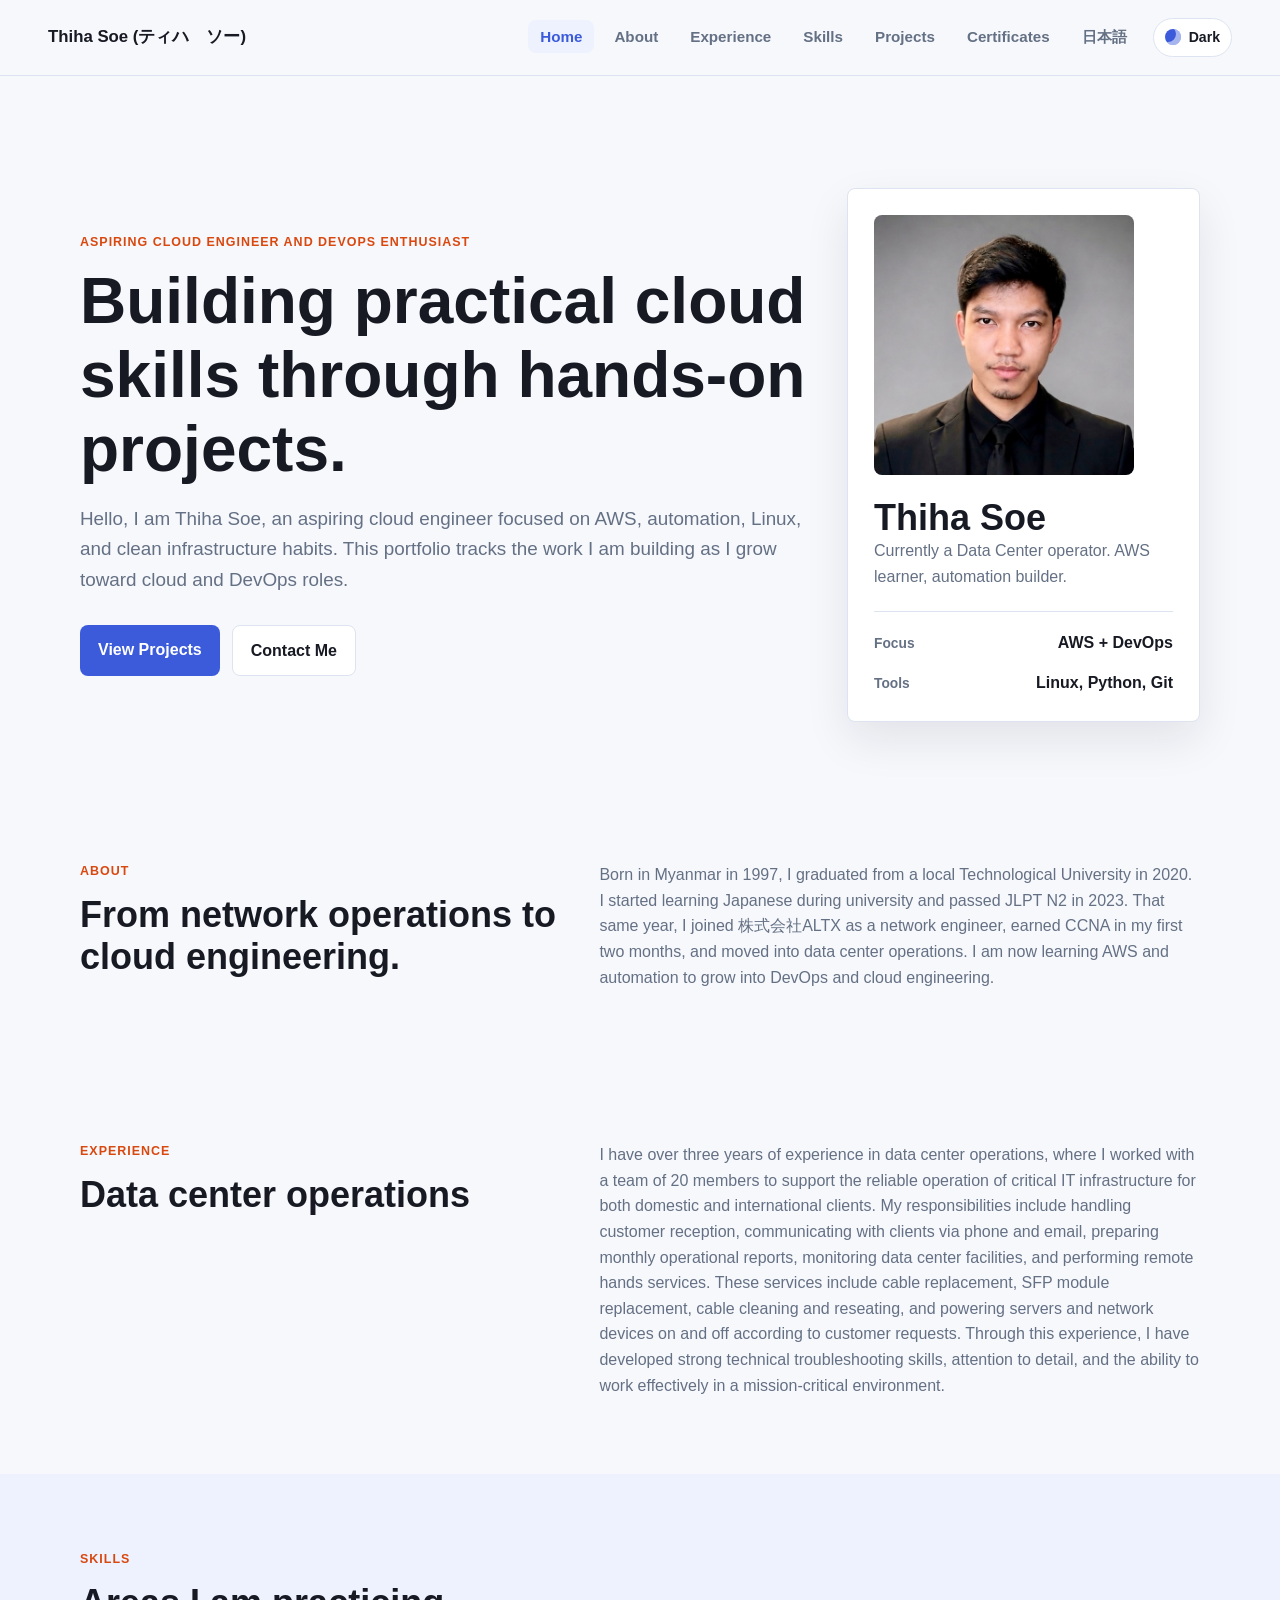
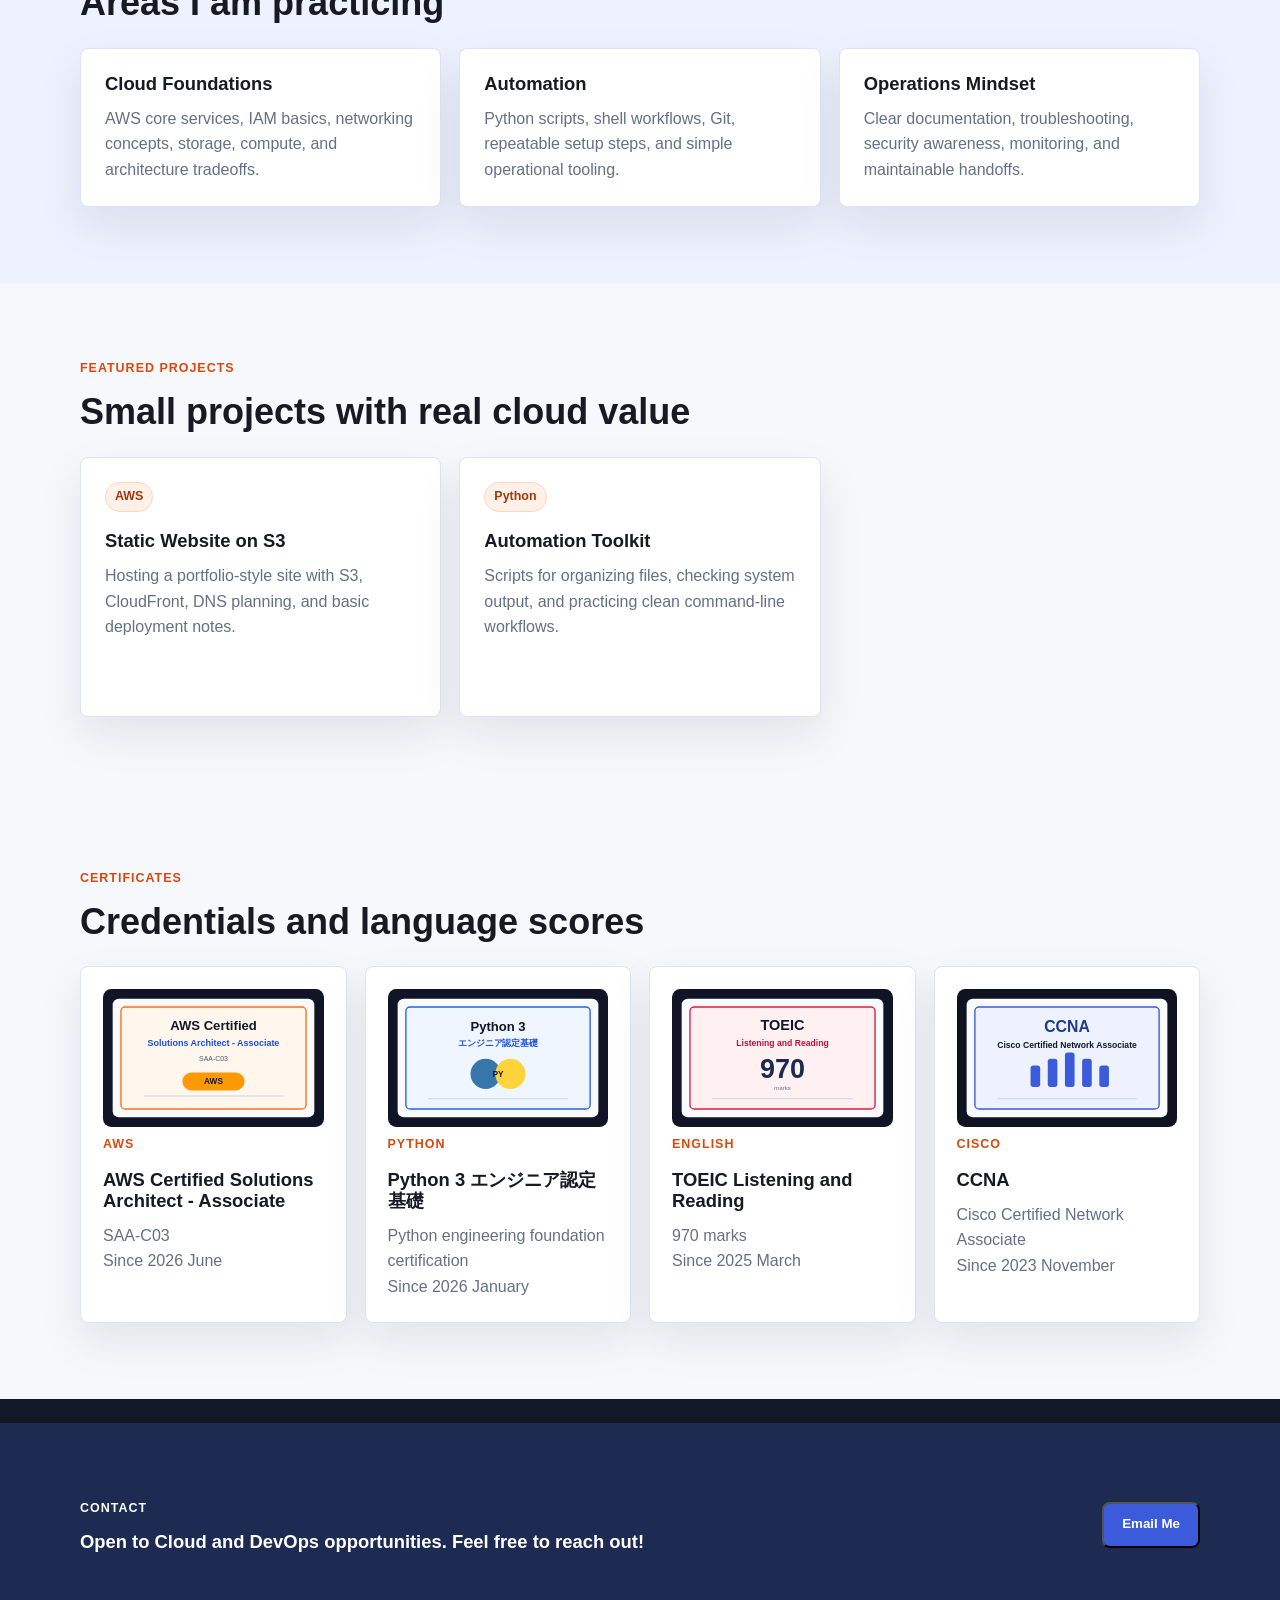
<file: index.html>
<!DOCTYPE html>
<html lang="en">
<head>
    <meta charset="UTF-8">
    <meta name="viewport" content="width=device-width, initial-scale=1.0">
    <meta name="description" content="Portfolio of Thiha Soe, an aspiring cloud engineer focused on AWS, automation, and reliable infrastructure.">
    <title>Thiha Soe | Cloud Engineer Portfolio</title>
    <link rel="stylesheet" href="assets/css/style.css">
</head>
<body>
    <nav class="site-nav" aria-label="Main navigation">
        <a class="brand" href="#home">Thiha Soe (ティハ　ソー)</a>
        <div class="nav-actions">
            <ul>
                <li><a href="#home" aria-current="page">Home</a></li>
                <li><a href="#about">About</a></li>
                <li><a href="#experience">Experience</a></li>
                <li><a href="#skills">Skills</a></li>
                <li><a href="#projects">Projects</a></li>
                <li><a href="#certificates">Certificates</a></li>
                <li><a href="pages/japanese.html">日本語</a></li>
            </ul>
            <button class="theme-toggle" type="button" aria-label="Switch to dark mode" aria-pressed="false">
                <span class="theme-toggle-icon" aria-hidden="true"></span>
                <span class="theme-toggle-text">Dark</span>
            </button>
        </div>
    </nav>

    <header class="hero" id="home">
        <div class="container hero-grid">
            <div class="hero-copy">
                <p class="eyebrow">Aspiring Cloud Engineer and DEVOPS Enthusiast</p>
                <h1>Building practical cloud skills through hands-on projects.</h1>
                <p class="lead">
                    Hello, I am Thiha Soe, an aspiring cloud engineer focused on AWS, automation, Linux, and clean infrastructure habits. This portfolio tracks the work I am building as I grow toward cloud and DevOps roles.
                </p>
                <div class="hero-actions">
                    <a href="#projects" class="button primary">View Projects</a>
                    <a href="#contact" class="button secondary">Contact Me</a>
                </div>
            </div>
            <div class="profile-panel" aria-label="Portfolio summary">
                <div class="avatar" aria-hidden="true"><img class="certificate-media" src="assets/images/Thiha_Soe.jpeg" alt="Thiha Soe"></div>
                <div>
                    <h2>Thiha Soe</h2>
                    <p>Currently a Data Center operator.
                        AWS learner, automation builder.</p>
                </div>
                <dl class="quick-facts">
                    <div>
                        <dt>Focus</dt>
                        <dd>AWS + DevOps</dd>
                    </div>
                    <div>
                        <dt>Tools</dt>
                        <dd>Linux, Python, Git</dd>
                    </div>
                </dl>
            </div>
        </div>
    </header>

    <main>
        <section class="section" id="about">
            <div class="container split">
                <div>
                    <p class="eyebrow">About</p>
                    <h2>From network operations to cloud engineering.</h2>
                </div>
                <p>
                    Born in Myanmar in 1997, I graduated from a local Technological University in 2020. I started learning Japanese during university and passed JLPT N2 in 2023. That same year, I joined 株式会社ALTX as a network engineer, earned CCNA in my first two months, and moved into data center operations. I am now learning AWS and automation to grow into DevOps and cloud engineering.
                </p>
            </div>
        </section>

        <section class="section" id="experience">
            <div class="container split">
                <div>
                    <p class="eyebrow">Experience</p>
                    <h2>Data center operations</h2>
                </div>
                <p>
                    I have over three years of experience in data center operations, where I worked with a team of 20 members to support the reliable operation of critical IT infrastructure for both domestic and international clients. My responsibilities include handling customer reception, communicating with clients via phone and email, preparing monthly operational reports, monitoring data center facilities, and performing remote hands services. These services include cable replacement, SFP module replacement, cable cleaning and reseating, and powering servers and network devices on and off according to customer requests. Through this experience, I have developed strong technical troubleshooting skills, attention to detail, and the ability to work effectively in a mission-critical environment.
                </p>
            </div>
        </section>

        <section class="section tinted" id="skills">
            <div class="container">
                <div class="section-heading">
                    <p class="eyebrow">Skills</p>
                    <h2>Areas I am practicing</h2>
                </div>
                <div class="grid three-up">
                    <article class="card">
                        <h3>Cloud Foundations</h3>
                        <p>AWS core services, IAM basics, networking concepts, storage, compute, and architecture tradeoffs.</p>
                    </article>
                    <article class="card">
                        <h3>Automation</h3>
                        <p>Python scripts, shell workflows, Git, repeatable setup steps, and simple operational tooling.</p>
                    </article>
                    <article class="card">
                        <h3>Operations Mindset</h3>
                        <p>Clear documentation, troubleshooting, security awareness, monitoring, and maintainable handoffs.</p>
                    </article>
                </div>
            </div>
        </section>

        <section class="section" id="projects">
            <div class="container">
                <div class="section-heading row-heading">
                    <div>
                        <p class="eyebrow">Featured Projects</p>
                        <h2>Small projects with real cloud value</h2>
                    </div>
                </div>
                <div class="grid three-up">
                    <article class="card project-card">
                        <span class="tag">AWS</span>
                        <h3>Static Website on S3</h3>
                        <p>Hosting a portfolio-style site with S3, CloudFront, DNS planning, and basic deployment notes.</p>
                    </article>
                    <article class="card project-card">
                        <span class="tag">Python</span>
                        <h3>Automation Toolkit</h3>
                        <p>Scripts for organizing files, checking system output, and practicing clean command-line workflows.</p>
                    </article>
                </div>
            </div>
        </section>

        <section class="section certificates-section" id="certificates">
            <div class="container">
                <div class="section-heading">
                    <p class="eyebrow">Certificates</p>
                    <h2>Credentials and language scores</h2>
                </div>
                <div class="grid four-up">
                    <article class="certificate-card">
                        <img class="certificate-media" src="assets/img/certificates/aws-saa-c03.svg" alt="AWS Certified Solutions Architect Associate certificate preview">
                        <span class="badge">AWS</span>
                        <h3>AWS Certified Solutions Architect - Associate</h3>
                        <p>SAA-C03</p>
                        <p>Since 2026 June</p>
                    </article>
                    <article class="certificate-card">
                        <img class="certificate-media" src="assets/img/certificates/python-foundation.svg" alt="Python 3 engineer foundation certificate preview">
                        <span class="badge">Python</span>
                        <h3>Python 3 エンジニア認定基礎</h3>
                        <p>Python engineering foundation certification</p>
                        <p>Since 2026 January</p>
                    </article>
                    <article class="certificate-card">
                        <img class="certificate-media" src="assets/img/certificates/toeic-970.svg" alt="TOEIC Listening and Reading score certificate preview">
                        <span class="badge">English</span>
                        <h3>TOEIC Listening and Reading</h3>
                        <p>970 marks</p>
                        <p>Since 2025 March</p>
                    </article>
                    </article>
                    <article class="certificate-card">
                        <img class="certificate-media" src="assets/img/certificates/ccna.svg" alt="CCNA certificate preview">
                        <span class="badge">Cisco</span>
                        <h3>CCNA</h3>
                        <p>Cisco Certified Network Associate</p>
                        <p>Since 2023 November</p>
                    </article>
                </div>
            </div>
        </section>
    </main>
        
    <footer>
        <section class="section contact-band" id="contact">
            <div class="container contact-content">
                <div>
                    <p class="eyebrow">Contact</p>
                    <h3>Open to Cloud and DevOps opportunities. Feel free to reach out!</h3>
                </div>

                <button id="contact-toggle" class="button primary" type="button">Email Me</button>

                <div id="contact-modal" class="contact-modal" hidden>
                    <form id="contact-form" class="contact-form">
                        <input type="text" id="name" name="name" placeholder="Your Name" required>
                        <input type="email" id="email" name="email" placeholder="Your Email" required>
                        <input type="text" id="subject" name="subject" placeholder="Subject" required>
                        <textarea id="message" name="message" rows="6" placeholder="Your Message" required></textarea>
                        <div class="contact-actions">
                            <button id="submit-button" type="submit" class="button primary">Send Message</button>
                            <button type="button" id="contact-close" class="button secondary">Cancel</button>
                        </div>
                        <p id="status-message"></p>
                    </form>
                </div>
            </div>
        </section>
    </footer>
    <script src="assets/js/script.js"></script>
</body>
</html>
</file>
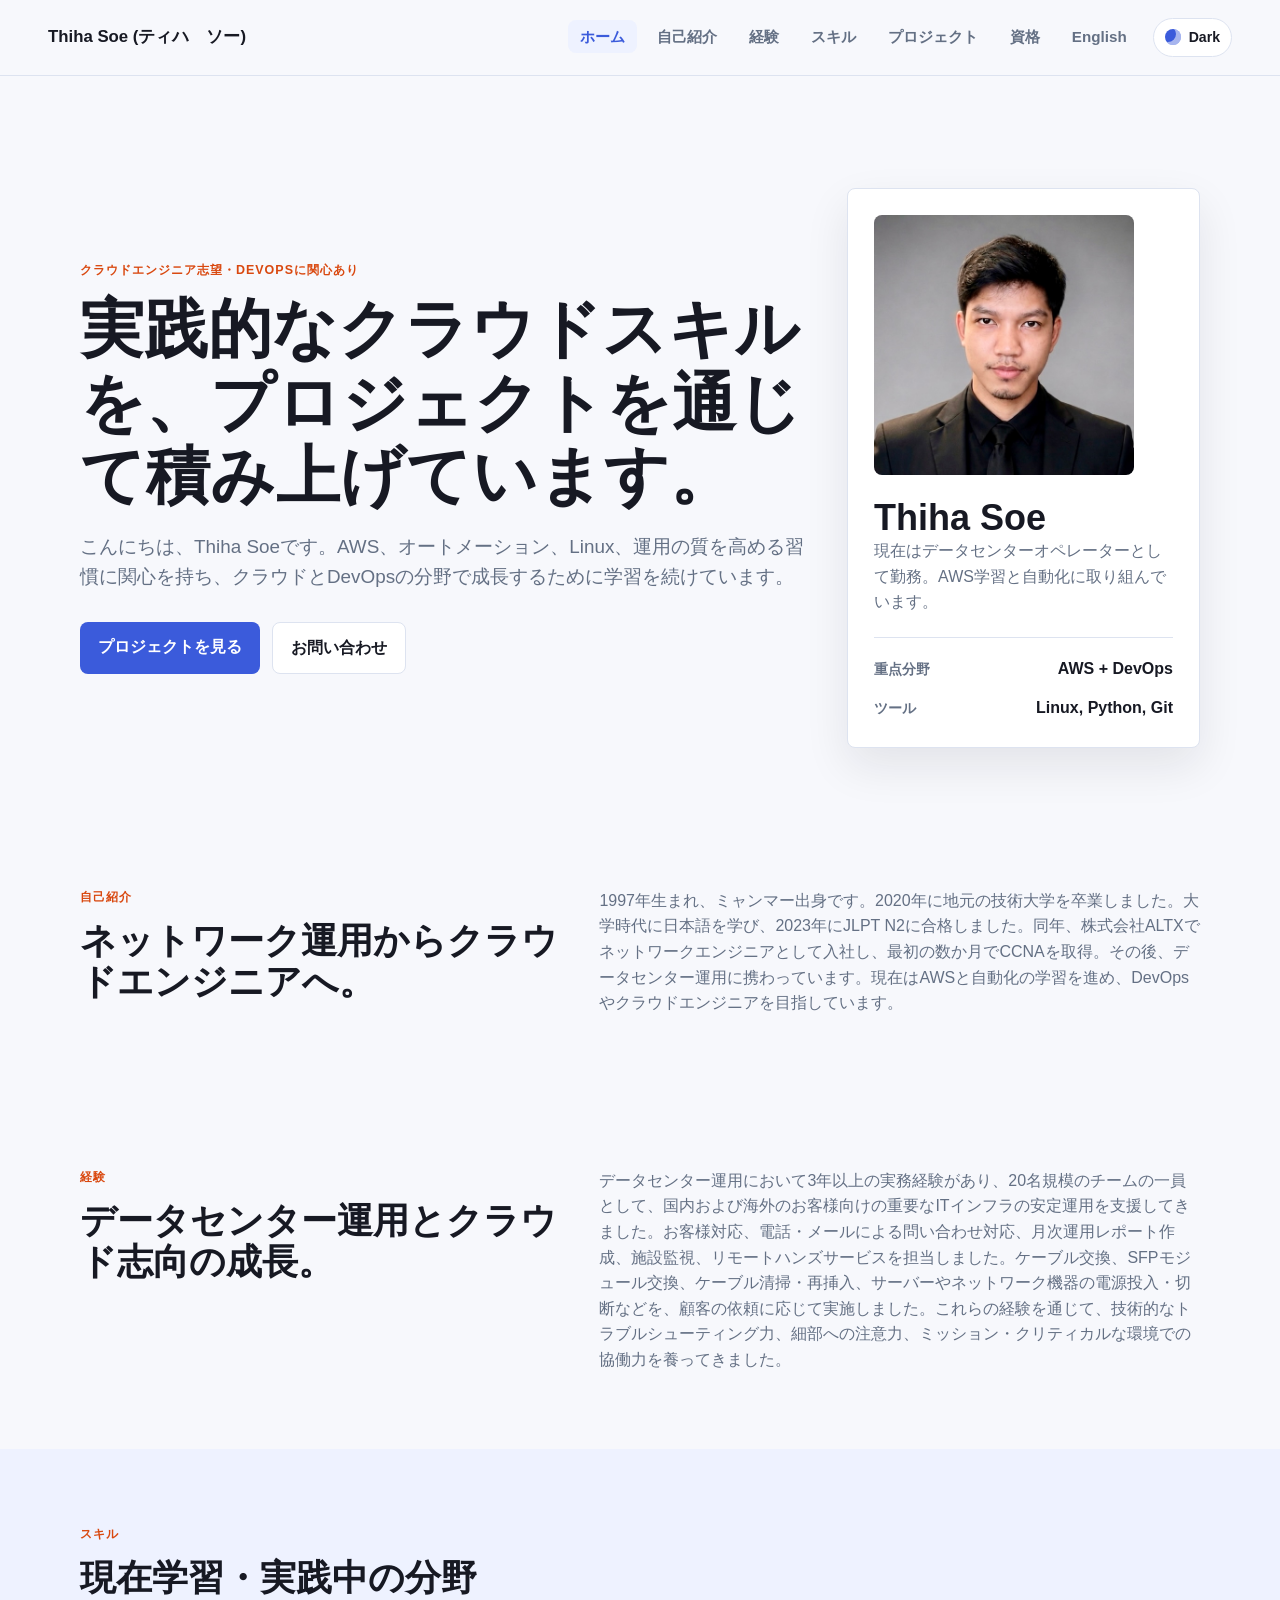
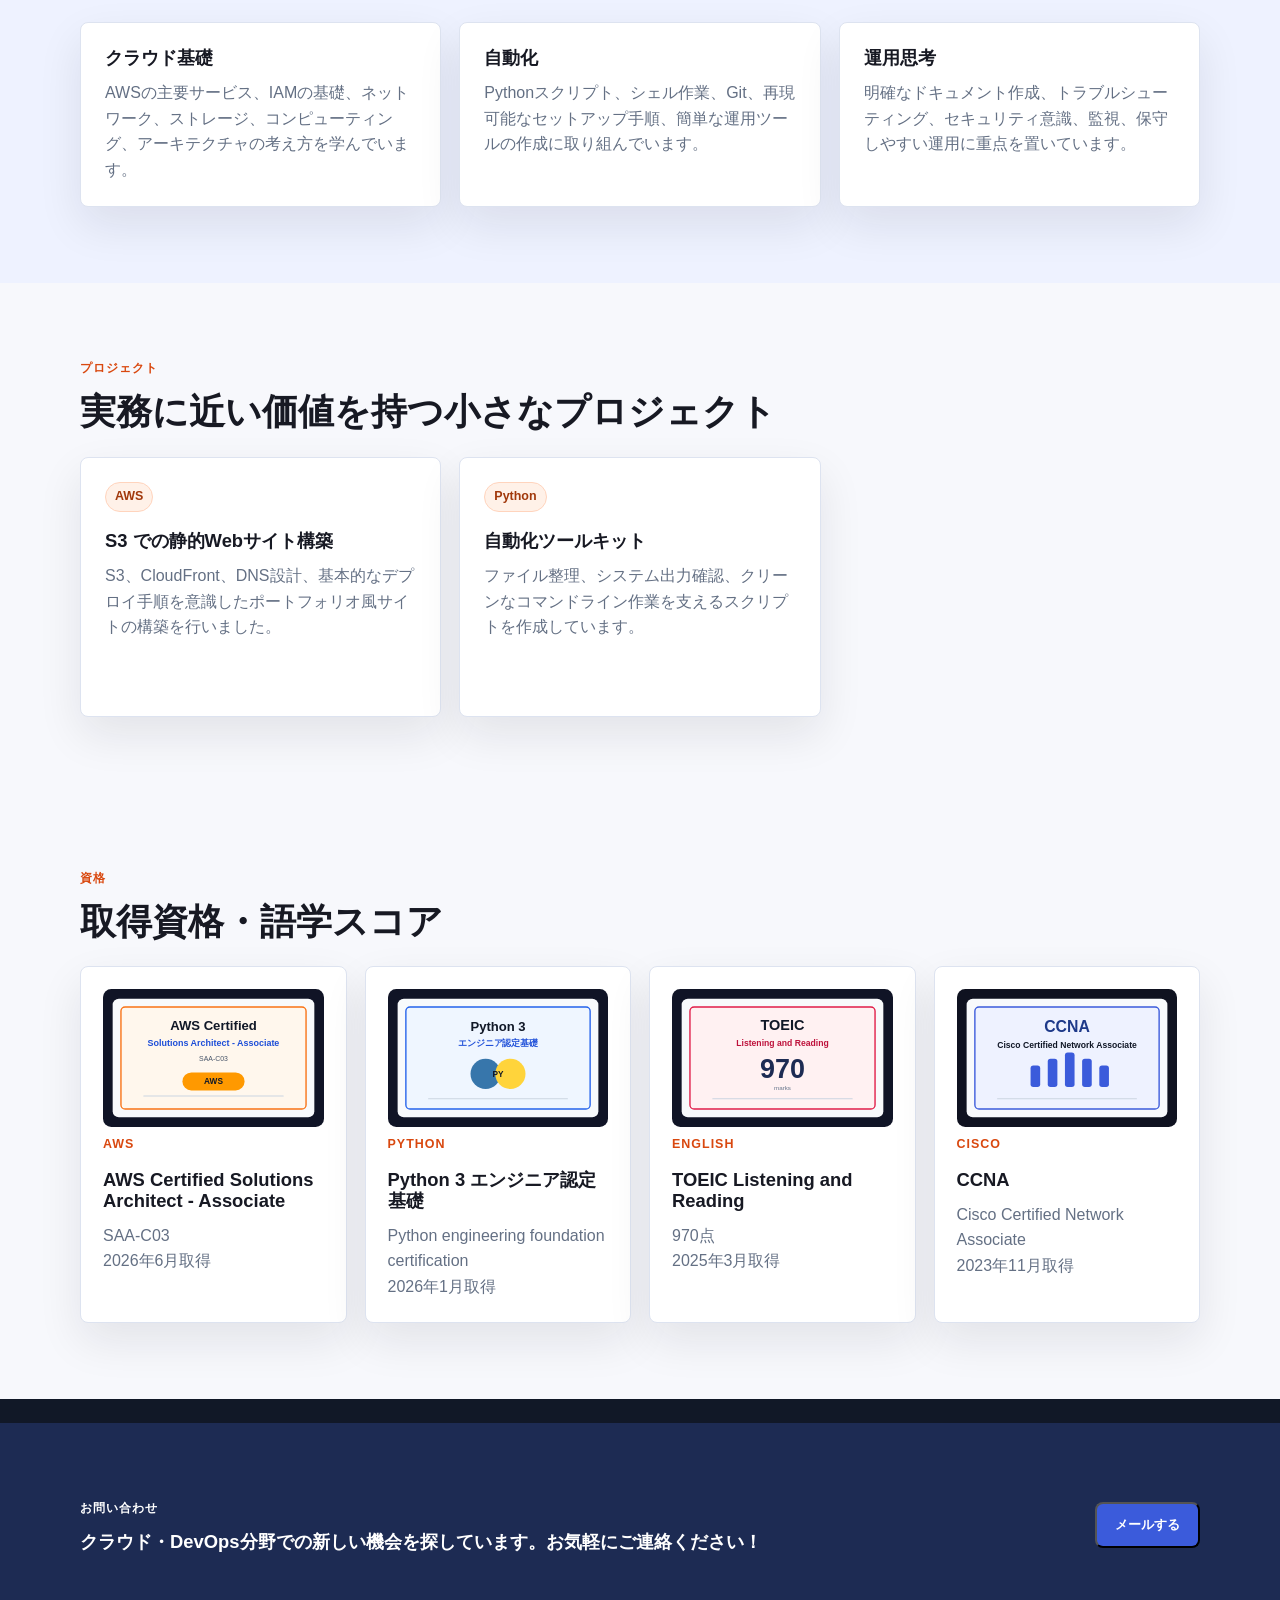
<file: pages/japanese.html>
<!DOCTYPE html>
<html lang="ja">
<head>
    <meta charset="UTF-8">
    <meta name="viewport" content="width=device-width, initial-scale=1.0">
    <meta name="description" content="Thiha Soeのポートフォリオ。AWS、自動化、クラウド技術への学習を紹介します。">
    <title>Thiha Soe | Japanese Portfolio</title>
    <link rel="stylesheet" href="../assets/css/style.css">
</head>
<body>
    <nav class="site-nav" aria-label="メインナビゲーション">
        <a class="brand" href="japanese.html">Thiha Soe (ティハ　ソー)</a>
        <div class="nav-actions">
            <ul>
                <li><a href="#home" aria-current="page">ホーム</a></li>
                <li><a href="#about">自己紹介</a></li>
                <li><a href="#experience">経験</a></li>
                <li><a href="#skills">スキル</a></li>
                <li><a href="#projects">プロジェクト</a></li>
                <li><a href="#certificates">資格</a></li>
                <li><a href="../index.html">English</a></li>
            </ul>
            <button class="theme-toggle" type="button" aria-label="ダークモードに切り替える" aria-pressed="false">
                <span class="theme-toggle-icon" aria-hidden="true"></span>
                <span class="theme-toggle-text">Dark</span>
            </button>
        </div>
    </nav>

    <header class="hero" id="home">
        <div class="container hero-grid">
            <div class="hero-copy">
                <p class="eyebrow">クラウドエンジニア志望・DevOpsに関心あり</p>
                <h1>実践的なクラウドスキルを、プロジェクトを通じて積み上げています。</h1>
                <p class="lead">
                    こんにちは、Thiha Soeです。AWS、オートメーション、Linux、運用の質を高める習慣に関心を持ち、クラウドとDevOpsの分野で成長するために学習を続けています。
                </p>
                <div class="hero-actions">
                    <a href="#projects" class="button primary">プロジェクトを見る</a>
                    <a href="#contact" class="button secondary">お問い合わせ</a>
                </div>
            </div>
            <div class="profile-panel" aria-label="ポートフォリオ概要">
                <div class="avatar" aria-hidden="true"><img src="../assets/images/Thiha_Soe.jpeg" alt="Thiha Soe"></div>
                <div>
                    <h2>Thiha Soe</h2>
                    <p>現在はデータセンターオペレーターとして勤務。AWS学習と自動化に取り組んでいます。</p>
                </div>
                <dl class="quick-facts">
                    <div>
                        <dt>重点分野</dt>
                        <dd>AWS + DevOps</dd>
                    </div>
                    <div>
                        <dt>ツール</dt>
                        <dd>Linux, Python, Git</dd>
                    </div>
                </dl>
            </div>
        </div>
    </header>

    <main>
        <section class="section" id="about">
            <div class="container split">
                <div>
                    <p class="eyebrow">自己紹介</p>
                    <h2>ネットワーク運用からクラウドエンジニアへ。</h2>
                </div>
                <p>
                    1997年生まれ、ミャンマー出身です。2020年に地元の技術大学を卒業しました。大学時代に日本語を学び、2023年にJLPT N2に合格しました。同年、株式会社ALTXでネットワークエンジニアとして入社し、最初の数か月でCCNAを取得。その後、データセンター運用に携わっています。現在はAWSと自動化の学習を進め、DevOpsやクラウドエンジニアを目指しています。
                </p>
            </div>
        </section>

        <section class="section" id="experience">
            <div class="container split">
                <div>
                    <p class="eyebrow">経験</p>
                    <h2>データセンター運用とクラウド志向の成長。</h2>
                </div>
                <p>
                    データセンター運用において3年以上の実務経験があり、20名規模のチームの一員として、国内および海外のお客様向けの重要なITインフラの安定運用を支援してきました。お客様対応、電話・メールによる問い合わせ対応、月次運用レポート作成、施設監視、リモートハンズサービスを担当しました。ケーブル交換、SFPモジュール交換、ケーブル清掃・再挿入、サーバーやネットワーク機器の電源投入・切断などを、顧客の依頼に応じて実施しました。これらの経験を通じて、技術的なトラブルシューティング力、細部への注意力、ミッション・クリティカルな環境での協働力を養ってきました。
                </p>
            </div>
        </section>

        <section class="section tinted" id="skills">
            <div class="container">
                <div class="section-heading">
                    <p class="eyebrow">スキル</p>
                    <h2>現在学習・実践中の分野</h2>
                </div>
                <div class="grid three-up">
                    <article class="card">
                        <h3>クラウド基礎</h3>
                        <p>AWSの主要サービス、IAMの基礎、ネットワーク、ストレージ、コンピューティング、アーキテクチャの考え方を学んでいます。</p>
                    </article>
                    <article class="card">
                        <h3>自動化</h3>
                        <p>Pythonスクリプト、シェル作業、Git、再現可能なセットアップ手順、簡単な運用ツールの作成に取り組んでいます。</p>
                    </article>
                    <article class="card">
                        <h3>運用思考</h3>
                        <p>明確なドキュメント作成、トラブルシューティング、セキュリティ意識、監視、保守しやすい運用に重点を置いています。</p>
                    </article>
                </div>
            </div>
        </section>

        <section class="section" id="projects">
            <div class="container">
                <div class="section-heading row-heading">
                    <div>
                        <p class="eyebrow">プロジェクト</p>
                        <h2>実務に近い価値を持つ小さなプロジェクト</h2>
                    </div>
                </div>
                <div class="grid three-up">
                    <article class="card project-card">
                        <span class="tag">AWS</span>
                        <h3>S3 での静的Webサイト構築</h3>
                        <p>S3、CloudFront、DNS設計、基本的なデプロイ手順を意識したポートフォリオ風サイトの構築を行いました。</p>
                    </article>
                    <article class="card project-card">
                        <span class="tag">Python</span>
                        <h3>自動化ツールキット</h3>
                        <p>ファイル整理、システム出力確認、クリーンなコマンドライン作業を支えるスクリプトを作成しています。</p>
                    </article>
                </div>
            </div>
        </section>

        <section class="section certificates-section" id="certificates">
            <div class="container">
                <div class="section-heading">
                    <p class="eyebrow">資格</p>
                    <h2>取得資格・語学スコア</h2>
                </div>
                <div class="grid four-up">
                    <article class="certificate-card">
                        <img class="certificate-media" src="../assets/img/certificates/aws-saa-c03.svg" alt="AWS認定ソリューションアーキテクトアソシエイトの証明書プレビュー">
                        <span class="badge">AWS</span>
                        <h3>AWS Certified Solutions Architect - Associate</h3>
                        <p>SAA-C03</p>
                        <p>2026年6月取得</p>
                    </article>
                    <article class="certificate-card">
                        <img class="certificate-media" src="../assets/img/certificates/python-foundation.svg" alt="Python 3エンジニア認定基礎の証明書プレビュー">
                        <span class="badge">Python</span>
                        <h3>Python 3 エンジニア認定基礎</h3>
                        <p>Python engineering foundation certification</p>
                        <p>2026年1月取得</p>
                    </article>
                    <article class="certificate-card">
                        <img class="certificate-media" src="../assets/img/certificates/toeic-970.svg" alt="TOEIC Listening and Readingのスコア証明書プレビュー">
                        <span class="badge">English</span>
                        <h3>TOEIC Listening and Reading</h3>
                        <p>970点</p>
                        <p>2025年3月取得</p>
                    </article>
                    <article class="certificate-card">
                        <img class="certificate-media" src="../assets/img/certificates/ccna.svg" alt="CCNA証明書プレビュー">
                        <span class="badge">Cisco</span>
                        <h3>CCNA</h3>
                        <p>Cisco Certified Network Associate</p>
                        <p>2023年11月取得</p>
                    </article>
                </div>
            </div>
        </section>
    </main>

    <footer>
        <section class="section contact-band" id="contact">
            <div class="container contact-content">
                <div>
                    <p class="eyebrow">お問い合わせ</p>
                    <h3>クラウド・DevOps分野での新しい機会を探しています。お気軽にご連絡ください！</h3>
                </div>

                <button id="contact-toggle" class="button primary" type="button">メールする</button>

                <div id="contact-modal" class="contact-modal" hidden>
                    <form id="contact-form" class="contact-form">
                        <input type="text" id="name" name="name" placeholder="お名前" required>
                        <input type="email" id="email" name="email" placeholder="メールアドレス" required>
                        <input type="text" id="subject" name="subject" placeholder="件名" required>
                        <textarea id="message" name="message" rows="6" placeholder="メッセージ" required></textarea>
                        <div class="contact-actions">
                            <button id="submit-button" type="submit" class="button primary">送信</button>
                            <button type="button" id="contact-close" class="button secondary">キャンセル</button>
                        </div>
                        <p id="status-message"></p>
                    </form>
                </div>
            </div>
        </section>
    </footer>
    <script src="../assets/js/script.js"></script>
</body>
</html>
</file>
<file: assets/css/style.css>
:root {
    color-scheme: light;
    --bg: #f7f8fc;
    --surface: #ffffff;
    --surface-soft: #eef2ff;
    --ink: #171923;
    --muted: #647084;
    --primary: #3b5bdb;
    --primary-dark: #1d2b53;
    --on-primary: #ffffff;
    --accent: #d9480f;
    --border: #dde3f0;
    --shadow: 0 18px 45px rgba(23, 25, 35, 0.09);
    --nav-bg: rgba(247, 248, 252, 0.92);
    --tag-bg: #fff1e8;
    --tag-border: #ffd4bd;
    --tag-text: #a1380b;
    --footer-bg: #111827;
    --footer-text: #cbd5e1;
}

:root[data-theme="dark"] {
    color-scheme: dark;
    --bg: #0f1220;
    --surface: #171a2e;
    --surface-soft: #1f2440;
    --ink: #f6f7fb;
    --muted: #adb7d1;
    --primary: #91a7ff;
    --primary-dark: #273469;
    --on-primary: #101426;
    --accent: #ffb86b;
    --border: #303854;
    --shadow: 0 18px 45px rgba(0, 0, 0, 0.32);
    --nav-bg: rgba(15, 18, 32, 0.94);
    --tag-bg: #33283b;
    --tag-border: #65507a;
    --tag-text: #ffd08f;
    --footer-bg: #090b14;
    --footer-text: #c8d0e6;
}

* {
    box-sizing: border-box;
    margin: 0;
    padding: 0;
}

html {
    scroll-behavior: smooth;
}

body {
    background: var(--bg);
    color: var(--ink);
    font-family: Arial, Helvetica, sans-serif;
    line-height: 1.6;
    transition: background 0.2s ease, color 0.2s ease;
}

a {
    color: inherit;
}

.site-nav {
    align-items: center;
    background: var(--nav-bg);
    border-bottom: 1px solid var(--border);
    display: flex;
    gap: 24px;
    justify-content: space-between;
    padding: 18px clamp(18px, 4vw, 48px);
    position: sticky;
    top: 0;
    z-index: 10;
}

.nav-actions {
    align-items: center;
    display: flex;
    gap: 14px;
}

.brand {
    color: var(--ink);
    font-size: 1.05rem;
    font-weight: 800;
    text-decoration: none;
}

.site-nav ul {
    display: flex;
    gap: 8px;
    list-style: none;
}

.theme-toggle {
    align-items: center;
    background: var(--surface);
    border: 1px solid var(--border);
    border-radius: 999px;
    color: var(--ink);
    cursor: pointer;
    display: inline-flex;
    font: inherit;
    font-size: 0.88rem;
    font-weight: 800;
    gap: 8px;
    min-height: 38px;
    padding: 7px 11px;
}

.theme-toggle:hover {
    border-color: var(--primary);
}

.theme-toggle-icon {
    background: var(--primary);
    border-radius: 50%;
    box-shadow: inset -5px -3px 0 rgba(255, 255, 255, 0.55);
    height: 16px;
    width: 16px;
}

:root[data-theme="dark"] .theme-toggle-icon {
    background: var(--accent);
    box-shadow: 0 0 0 4px rgba(255, 184, 107, 0.16);
}

.site-nav a:not(.brand) {
    border-radius: 8px;
    color: var(--muted);
    font-size: 0.95rem;
    font-weight: 700;
    padding: 8px 12px;
    text-decoration: none;
}

.site-nav a:hover,
.site-nav a[aria-current="page"] {
    background: var(--surface-soft);
    color: var(--primary);
}

.container {
    margin: 0 auto;
    width: min(1120px, calc(100% - 36px));
}

.hero {
    padding: clamp(56px, 9vw, 112px) 0 64px;
}

.hero-grid {
    align-items: center;
    display: grid;
    gap: 34px;
    grid-template-columns: minmax(0, 1.35fr) minmax(280px, 0.65fr);
}

.hero-copy {
    max-width: 760px;
}

.eyebrow {
    color: var(--accent);
    font-size: 0.78rem;
    font-weight: 800;
    letter-spacing: 0.08em;
    margin-bottom: 12px;
    text-transform: uppercase;
}

h1,
h2,
h3 {
    line-height: 1.15;
}

h1 {
    font-size: clamp(2.4rem, 5vw, 4.8rem);
    max-width: 840px;
}

h2 {
    font-size: clamp(1.45rem, 3vw, 2.25rem);
}

h3 {
    font-size: 1.15rem;
}

p {
    color: var(--muted);
}

.lead {
    color: var(--muted);
    font-size: clamp(1.02rem, 2vw, 1.18rem);
    margin-top: 18px;
}

.hero-actions {
    display: flex;
    flex-wrap: wrap;
    gap: 12px;
    margin-top: 30px;
}

.button {
    border-radius: 8px;
    display: inline-flex;
    font-weight: 800;
    justify-content: center;
    min-height: 46px;
    padding: 12px 18px;
    text-decoration: none;
    transition: background 0.2s ease, color 0.2s ease, transform 0.2s ease;
}

.button:hover {
    transform: translateY(-2px);
}

.button.primary {
    background: var(--primary);
    color: var(--on-primary);
}

.button.primary:hover {
    background: var(--primary-dark);
}

.button.secondary {
    background: var(--surface);
    border: 1px solid var(--border);
    color: var(--ink);
}

.profile-panel {
    background: var(--surface);
    border: 1px solid var(--border);
    border-radius: 8px;
    box-shadow: var(--shadow);
    display: grid;
    gap: 22px;
    padding: 26px;
}

.avatar {
    align-items: center;
    aspect-ratio: 1;
    background: var(--primary);
    border-radius: 8px;
    color: var(--on-primary);
    display: grid;
    font-size: clamp(2.4rem, 5vw, 4rem);
    font-weight: 900;
    justify-items: center;
    overflow: hidden;
    width: min(100%, 260px);
}

.avatar img {
    display: block;
    height: 100%;
    object-fit: cover;
    object-position: center;
    width: 100%;
}

.quick-facts {
    border-top: 1px solid var(--border);
    display: grid;
    gap: 14px;
    padding-top: 18px;
}

.quick-facts div {
    align-items: baseline;
    display: flex;
    justify-content: space-between;
    gap: 16px;
}

.quick-facts dt {
    color: var(--muted);
    font-size: 0.86rem;
    font-weight: 700;
}

.quick-facts dd {
    color: var(--ink);
    font-weight: 800;
    text-align: right;
}

.section {
    padding: clamp(42px, 7vw, 76px) 0;
}

.page {
    min-height: 72vh;
}

.tinted {
    background: var(--surface-soft);
}

.split {
    align-items: start;
    display: grid;
    gap: 28px;
    grid-template-columns: minmax(0, 0.9fr) minmax(0, 1.1fr);
}

.section-heading {
    margin-bottom: 24px;
}

.row-heading {
    align-items: end;
    display: flex;
    gap: 18px;
    justify-content: space-between;
}

.text-link {
    color: var(--primary);
    font-weight: 800;
    text-decoration-thickness: 2px;
    text-underline-offset: 4px;
}

.grid {
    display: grid;
    gap: 18px;
}

.two-up {
    grid-template-columns: repeat(2, minmax(0, 1fr));
}

.three-up {
    grid-template-columns: repeat(3, minmax(0, 1fr));
}

.card {
    background: var(--surface);
    border: 1px solid var(--border);
    border-radius: 8px;
    box-shadow: var(--shadow);
    padding: 24px;
}

.card h2,
.card h3 {
    margin-bottom: 12px;
}

.project-card {
    display: flex;
    flex-direction: column;
    min-height: 260px;
}

.tag {
    align-items: center;
    align-self: flex-start;
    background: var(--tag-bg);
    border: 1px solid var(--tag-border);
    border-radius: 999px;
    color: var(--tag-text);
    display: inline-flex;
    font-size: 0.78rem;
    font-weight: 900;
    justify-content: center;
    margin-bottom: 18px;
    min-height: 28px;
    padding: 4px 9px;
    text-align: center;
}

.four-up {
    grid-template-columns: repeat(4, minmax(0, 1fr));
}

.certificates-section {
    background: var(--bg);
}

.certificate-card {
    background: var(--surface);
    border: 1px solid var(--border);
    border-radius: 8px;
    box-shadow: var(--shadow);
    min-height: 190px;
    padding: 22px;
}

.certificate-card span {
    color: var(--accent);
    display: block;
    font-size: 0.78rem;
    font-weight: 900;
    letter-spacing: 0.08em;
    margin-bottom: 14px;
    text-transform: uppercase;
}

.certificate-card h3 {
    margin-bottom: 12px;
}

.check-list,
.mini-list {
    list-style: none;
}

.check-list li,
.mini-list li {
    color: var(--muted);
    padding-left: 22px;
    position: relative;
}

.check-list li + li,
.mini-list li + li {
    margin-top: 9px;
}

.check-list li::before,
.mini-list li::before {
    background: var(--primary);
    border-radius: 50%;
    content: "";
    height: 7px;
    left: 0;
    position: absolute;
    top: 0.6em;
    width: 7px;
}

.mini-list {
    border-top: 1px solid var(--border);
    margin-top: auto;
    padding-top: 18px;
}

.timeline {
    display: grid;
    gap: 16px;
}

.timeline article {
    align-items: start;
    background: var(--surface);
    border: 1px solid var(--border);
    border-radius: 8px;
    display: grid;
    gap: 18px;
    grid-template-columns: 54px 1fr;
    padding: 20px;
}

.timeline span {
    align-items: center;
    background: var(--primary);
    border-radius: 8px;
    color: #ffffff;
    display: grid;
    font-weight: 900;
    height: 44px;
    justify-items: center;
}

.contact-band {
    background: var(--primary-dark);
}

.contact-band h2,
.contact-band .eyebrow {
    color: #ffffff;
}

.contact-content {
    align-items: center;
    display: flex;
    gap: 22px;
    justify-content: space-between;
}

.contact-modal {
    align-items: center;
    background: rgba(8, 12, 30, 0.75);
    bottom: 0;
    display: grid;
    inset: 0;
    justify-items: center;
    left: 0;
    padding: 24px;
    position: fixed;
    right: 0;
    top: 0;
    z-index: 50;
}

.contact-modal[hidden] {
    display: none !important;
}

.contact-form {
    background: var(--surface);
    border-radius: 24px;
    box-shadow: 0 28px 80px rgba(17, 24, 39, 0.25);
    display: grid;
    gap: 16px;
    max-height: min(90vh, 840px);
    max-width: 520px;
    overflow: auto;
    padding: 28px;
    width: min(100%, 520px);
}

.contact-form input,
.contact-form textarea {
    background: var(--bg);
    border: 1px solid var(--border);
    border-radius: 14px;
    color: var(--ink);
    font: inherit;
    padding: 14px 16px;
    width: 100%;
}

.contact-form input:focus,
.contact-form textarea:focus {
    border-color: var(--primary);
    outline: none;
    box-shadow: 0 0 0 4px rgba(59, 91, 219, 0.12);
}

.contact-actions {
    display: flex;
    flex-wrap: wrap;
    gap: 12px;
    justify-content: flex-end;
}

.contact-form p {
    color: var(--muted);
    font-size: 0.95rem;
    margin-top: 4px;
}

footer {
    background: var(--footer-bg);
    color: #ffffff;
    padding: 24px 0;
}

footer p {
    color: var(--footer-text);
}

.footer-content {
    align-items: center;
    display: flex;
    flex-wrap: wrap;
    gap: 12px;
    justify-content: space-between;
}

@media (max-width: 860px) {
    .hero-grid,
    .split,
    .two-up,
    .three-up,
    .four-up {
        grid-template-columns: 1fr;
    }

    .profile-panel {
        max-width: 460px;
    }

    .row-heading,
    .contact-content {
        align-items: flex-start;
        flex-direction: column;
    }
}

@media (max-width: 620px) {
    .site-nav {
        align-items: flex-start;
        flex-direction: column;
    }

    .nav-actions {
        align-items: flex-start;
        flex-direction: column;
        width: 100%;
    }

    .site-nav ul {
        flex-wrap: wrap;
    }

    .button {
        width: 100%;
    }

    .hero-actions {
        width: 100%;
    }

    .quick-facts div {
        align-items: flex-start;
        flex-direction: column;
        gap: 2px;
    }

    .quick-facts dd {
        text-align: left;
    }
}
</file>
